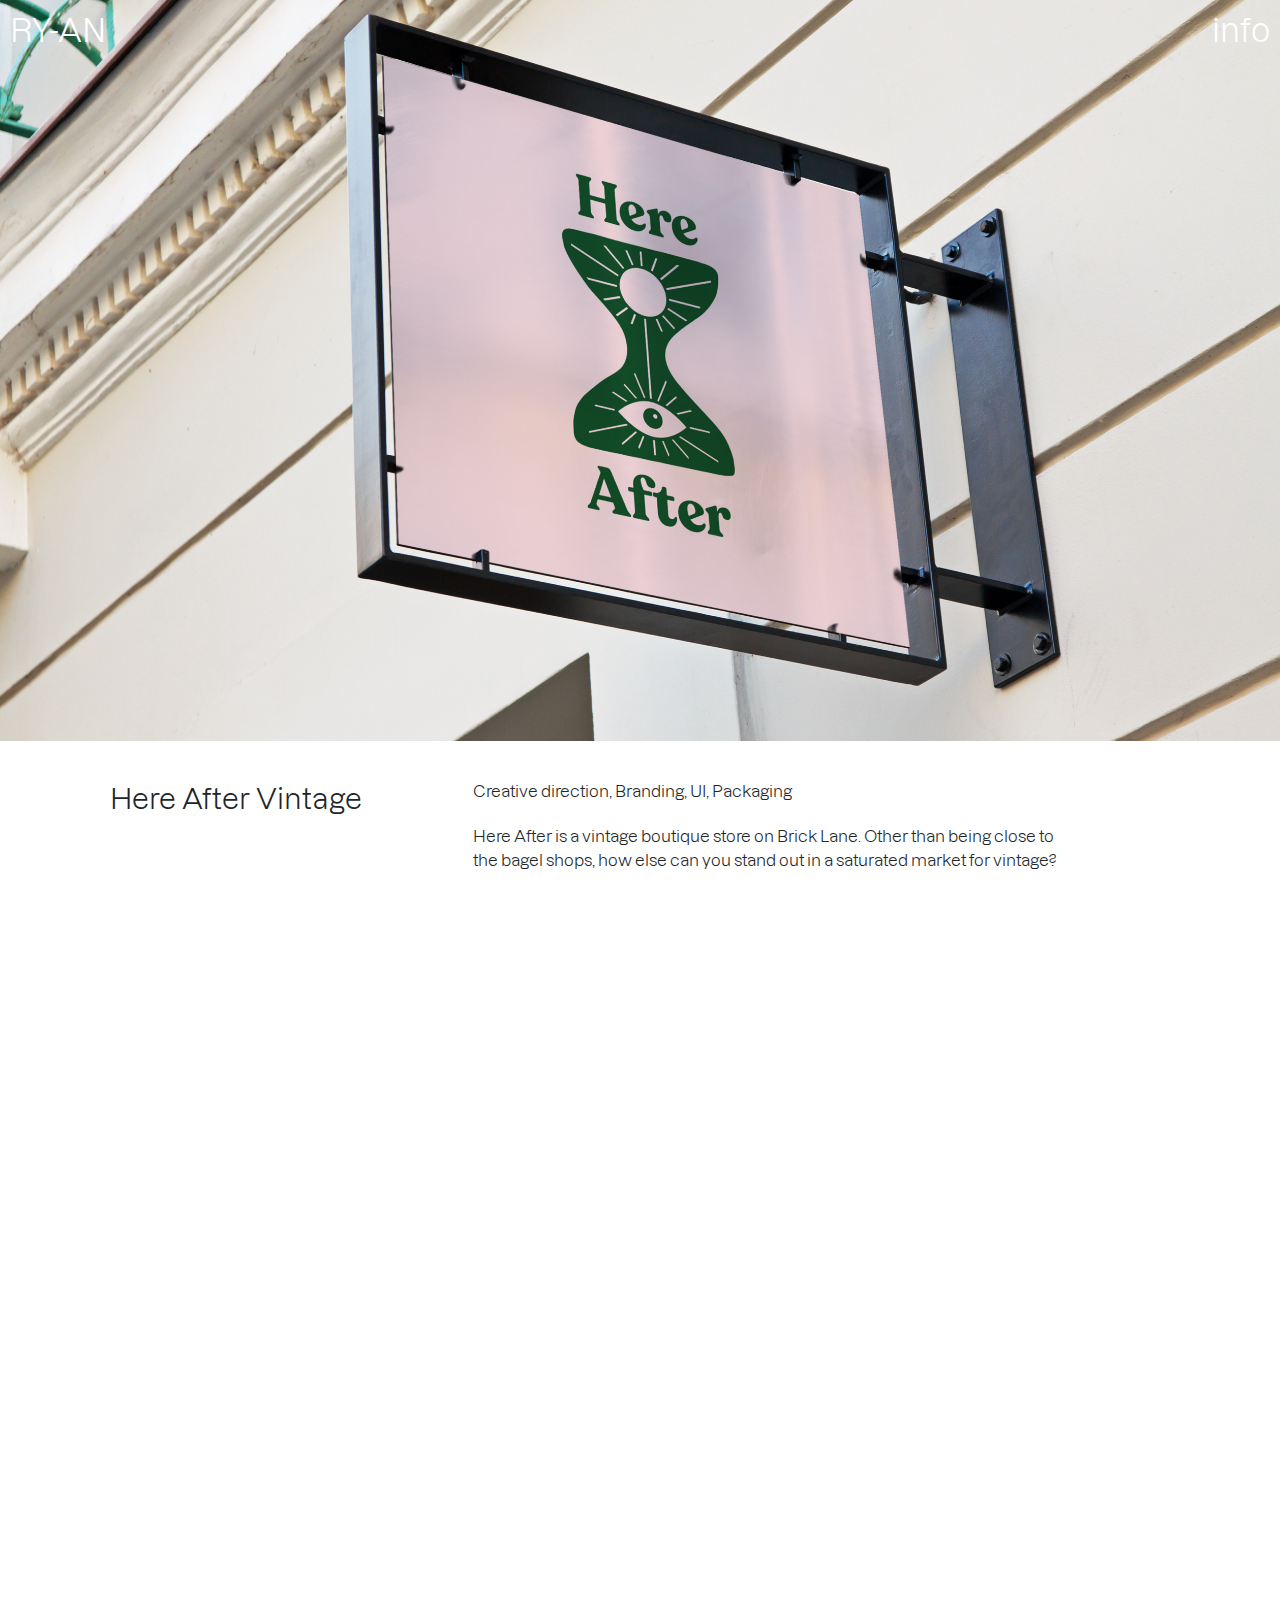
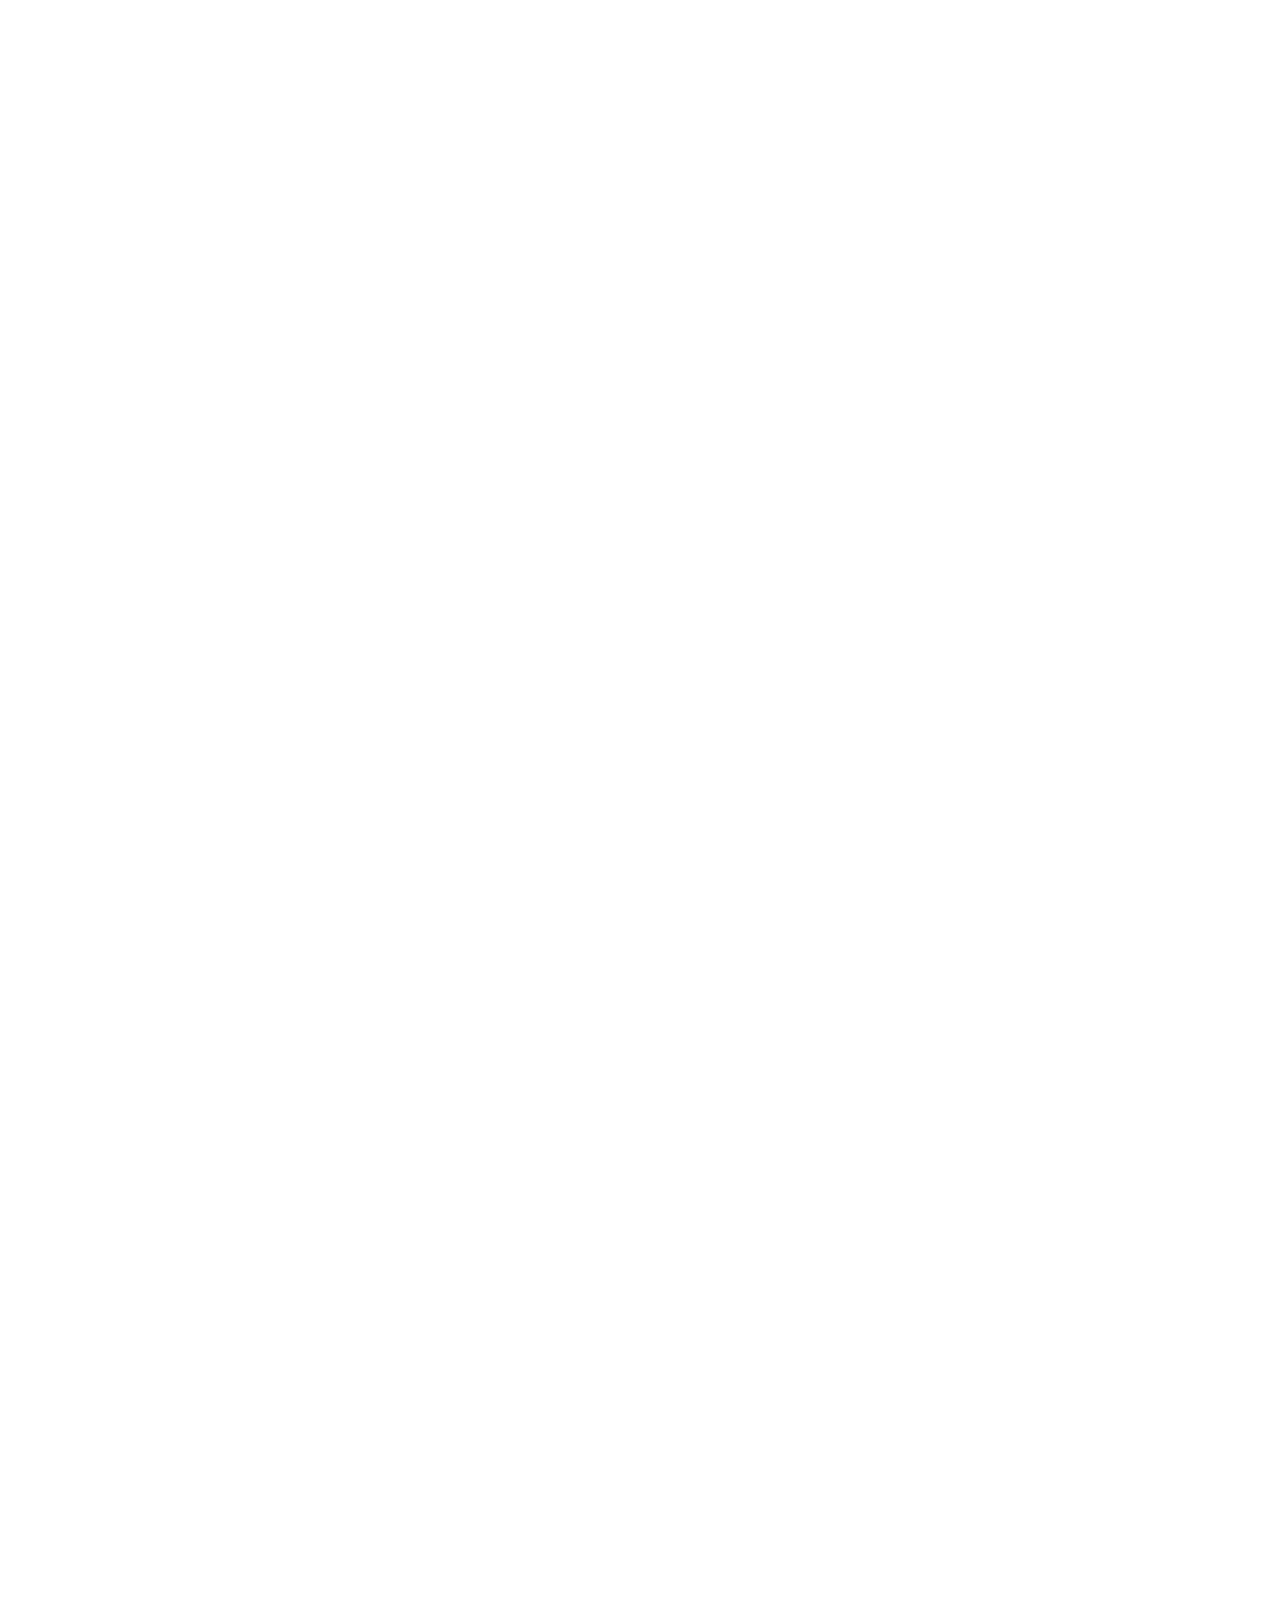
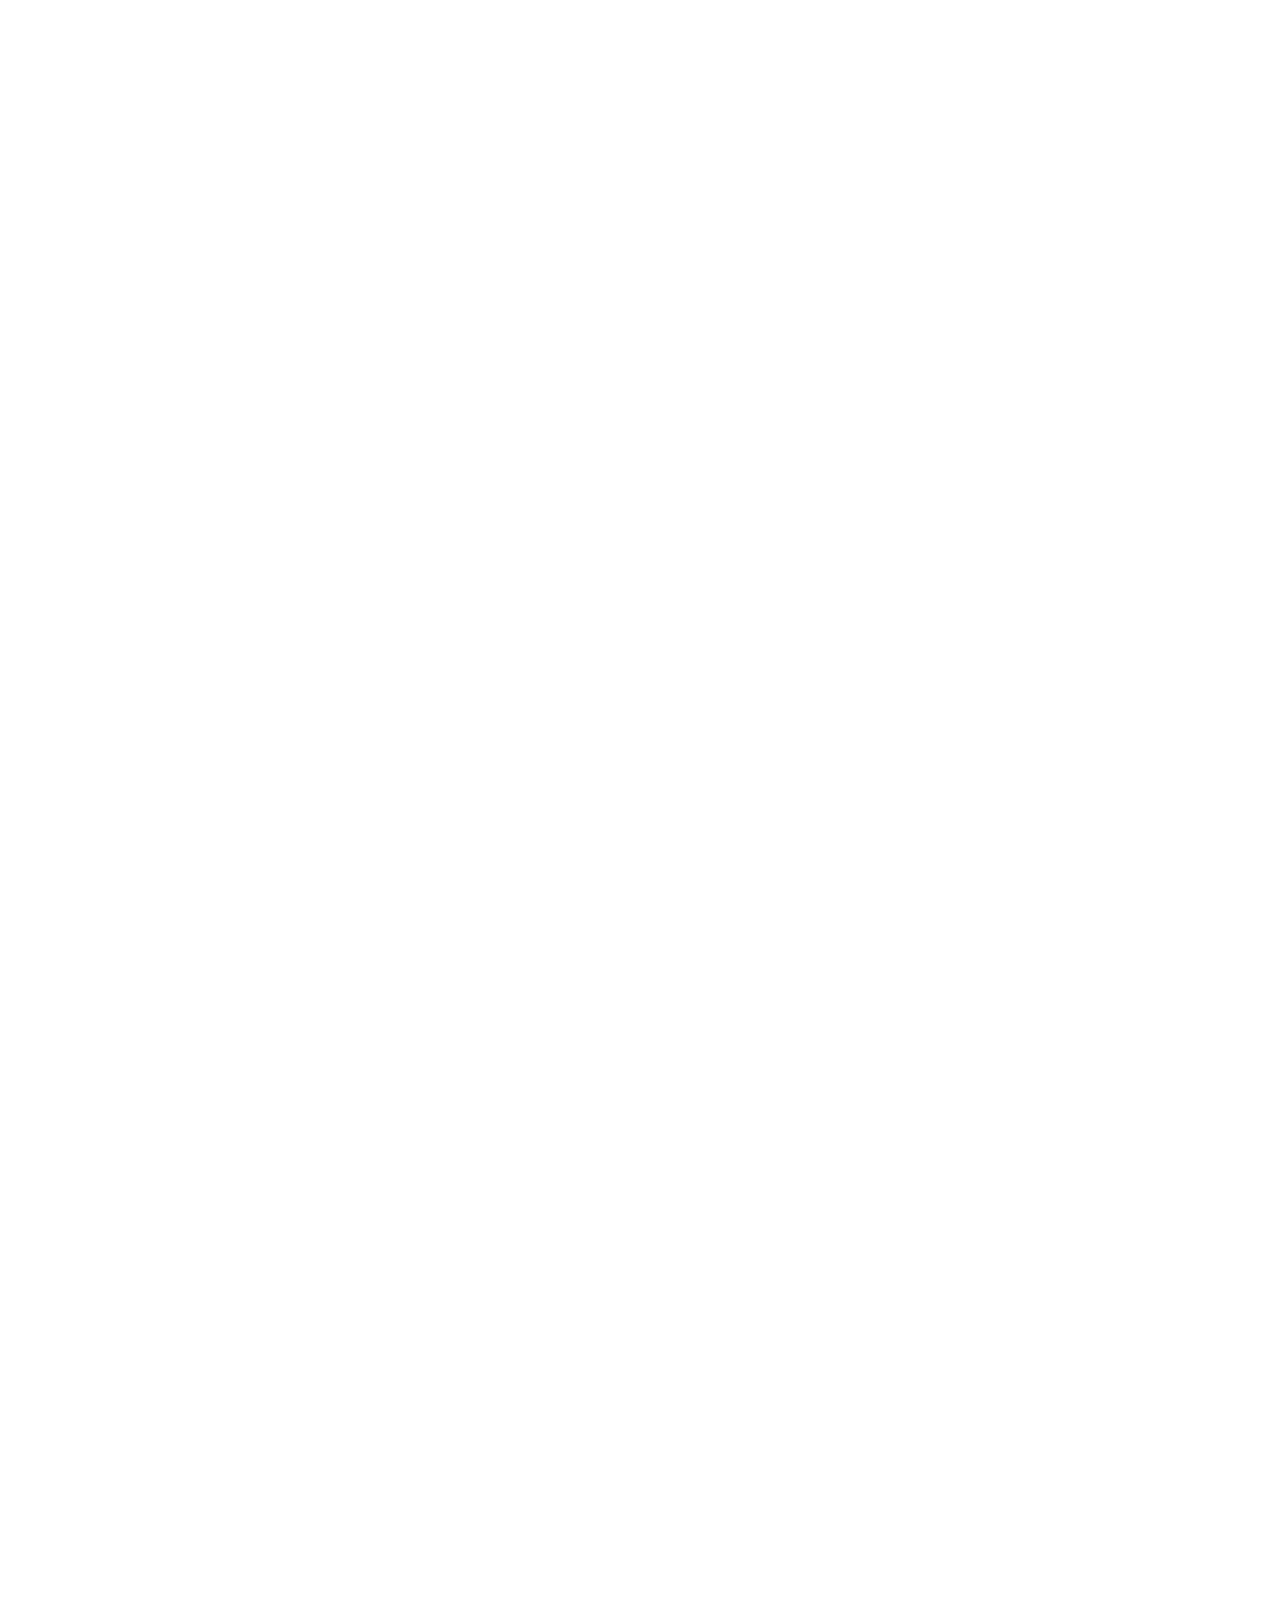
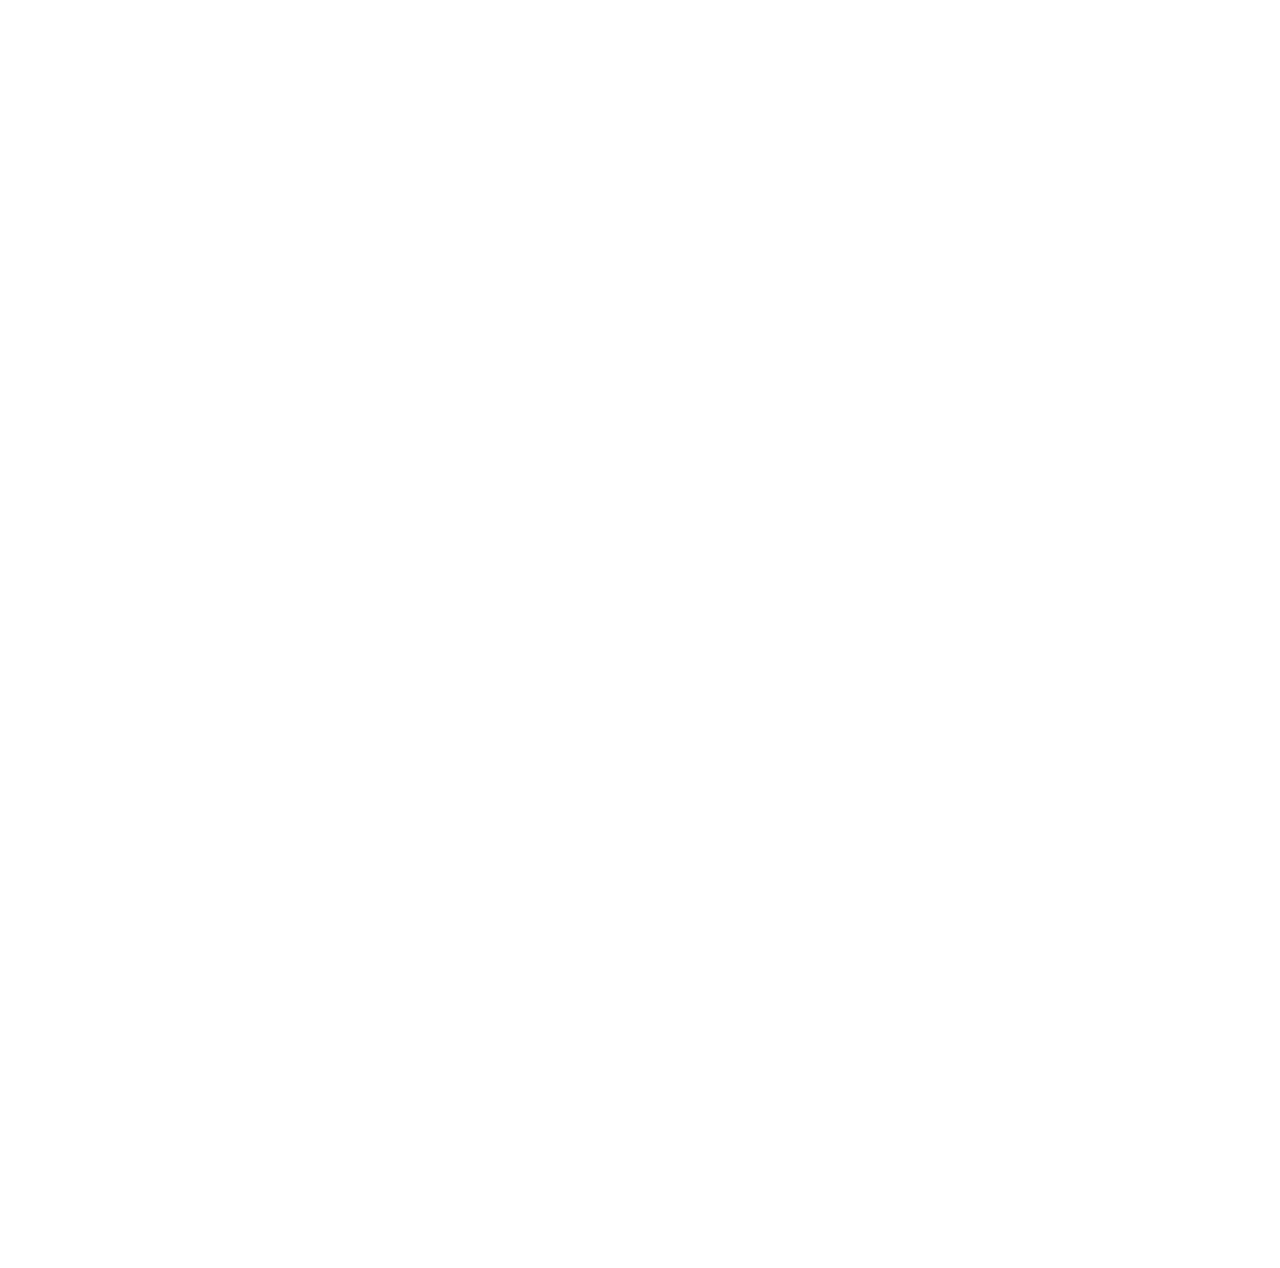
<file: single-hereafter.html>
<!DOCTYPE html>
<html lang="en">

<head>
    <meta charset="UTF-8">
    <meta name="viewport" content="width=device-width, initial-scale=1.0">
    <meta http-equiv="X-UA-Compatible" content="ie=edge">
    <link rel="stylesheet" href="https://stackpath.bootstrapcdn.com/bootstrap/4.4.1/css/bootstrap.min.css"
        integrity="sha384-Vkoo8x4CGsO3+Hhxv8T/Q5PaXtkKtu6ug5TOeNV6gBiFeWPGFN9MuhOf23Q9Ifjh" crossorigin="anonymous">
    <link rel="stylesheet" href="css/style.css">
    <link rel="stylesheet" href="css/fontawesome.min.css">
    <link rel="stylesheet" href="css/all.min.css">
    <link rel="icon" href="img/favicon.jpeg">
    <title>RY-AN | Here After</title>
</head>

<body>

    <header>
        <a href="index.html">
            <h2 class="header-brand">RY-AN</h2>
        </a>
        <h2 class="header-info" id="info">info</h2>
    </header>

    <div id="info-panel">
        <header>
            <h2 class="header-brand info-panel-brand">RY-AN</h2>
            <h2 class="header-info info-panel-close" id="info-close">close</h2>
        </header>
        <div class="info-desc">
            <h5>
                Currently looking for freelance opportunities and collaborations
                <br><br>
                I'm Ryan, a graphic designer with over 6 years experience, working across UI, Product and
                Branding
                <br><br>
                Previously worked as Design Lead for Tech-For-Good startup <a href="https://www.socialvalueexchange.org"
                    target="_blank">Social Value Exchange</a>
                <br><br>
                I've had the pleasure to work for some great brands and institutions:
                <ul>
                    <li>Tate</li>
                    <li>Design Museum</li>
                    <li>Ebay</li>
                    <li>Gumtree</li>
                    <li>Virgin Active</li>
                    <li>London Design Festival</li>
                    <li>Royal College of Art</li>
                    <li>Yuri Suzuki</li>
                </ul>
                <h4>Say <a href="#">hey@ry-an.co.uk</a></h4>
            </h5>

        </div>
    </div>

    <div id="single-project">
        <div class="showcase-img pb-4">
            <img src="img/Here After images/0Heading - here after sign - mobile_.jpg" alt="">
        </div>

        <div class="container-desc pt-3">
            <div class="single-desc padding-bottom row">
                <div class="single-title col-md-4">
                    <h3 class="pb-2">Here After Vintage</h3>
                </div>
                <div class="single-info col-md-7">
                    <h6 class="pb-3">Creative direction, Branding, UI, Packaging</h6>
                    <p>Here After is a vintage boutique store on Brick Lane. Other than being close to the bagel shops,
                        how
                        else can you stand out in a saturated market for vintage?
                        <br><br>
                        I was approached to work for Here After as a freelance branding designer, which later developed
                        into
                        creating all of their communication and marketing assets. Outputs covered packaging, social
                        media,
                        website and signage.
                    </p>
                </div>
            </div>
        </div>


        <div class="container">

            <div class="single-full-img padding-bottom">
                <img src="img/Here After images/1.jpg" alt="">
            </div>

            <div class="single-full-img padding-bottom">
                <img src="img/Here After images/2.jpg" alt="">
            </div>

            <div class="single-full-img padding-bottom">
                <img src="img/Here After images/4.jpg" alt="">
            </div>

            <div class="single-full-img padding-bottom">
                <img src="img/Here After images/5.jpg" alt="">
            </div>

            <div class="single-full-img padding-bottom">
                <img src="img/Here After images/6.jpg" alt="">
            </div>

            <div class="single-full-img padding-bottom">
                <img src="img/Here After images/7.jpg" alt="">
            </div>

            <div class="single-full-img padding-bottom">
                <img src="img/Here After images/_ not sure.jpg" alt="">
            </div>

            <a href="index.html">
                <h6 class="back-to">&larr; Back to projects</h6>
            </a>
        </div>
    </div>


    <script src="http://code.jquery.com/jquery-3.4.1.min.js"
        integrity="sha256-CSXorXvZcTkaix6Yvo6HppcZGetbYMGWSFlBw8HfCJo=" crossorigin="anonymous"></script>
    <script src="https://cdn.jsdelivr.net/npm/popper.js@1.16.0/dist/umd/popper.min.js"
        integrity="sha384-Q6E9RHvbIyZFJoft+2mJbHaEWldlvI9IOYy5n3zV9zzTtmI3UksdQRVvoxMfooAo"
        crossorigin="anonymous"></script>
    <script src="https://stackpath.bootstrapcdn.com/bootstrap/4.4.1/js/bootstrap.min.js"
        integrity="sha384-wfSDF2E50Y2D1uUdj0O3uMBJnjuUD4Ih7YwaYd1iqfktj0Uod8GCExl3Og8ifwB6"
        crossorigin="anonymous"></script>
    <script src="js/main.js"></script>
    <script>
        //get the current year of the copyright
        $('#year').text(new Date().getFullYear());
    </script>
</body>

</html>
</file>
<file: css/style.css>
@font-face{
    font-family: dazedMedium;
    src: url(../fonts/DazzedTRIAL-Medium.woff);
}
@font-face{
    font-family: dazedRegular;
    src: url(../fonts/Dazzed-Regular.woff2);
}

* {
    margin: 0;
    padding: 0;
    box-sizing: border-box;
}

html {
    overflow-x: hidden;
    height: 100%;
    width: 100%;
}

body {
    overflow-x: hidden;
    font-family: dazedRegular;
    height: 100%;
    width: 100%;
    position: relative;
}

.text-muted a {
    color: #6c757d;
}

a, a:hover{
    text-decoration: none;
    color: black;
}

.container {
    padding: 0 40px;
    max-width: 1000px;
}

.text-muted {
    font-size: 12px;
}

/* ===== HEADER ===== */

header {
    position: absolute;
    top: 0;
    left: 0;
    width: 100%;
    z-index: 10;
}

header .header-info {
    position: absolute;
    top: 10px;
    right: 10px;
    color: #fff;
    cursor: pointer;
}

header .header-brand {
    position: absolute;
    top: 10px;
    left: 10px;
    color: #fff;
}

.header-brand.brand-home, .header-info.info-home {
    color: #000;
}

/* INFO PANEL */

#info-panel{
    display: none;
    position: absolute;
    top: 0;
    left: 0;
    width: 100%;
    height: 100%;
    color: #000;
    background-color: #fff;
    z-index: 10;
}

.info-panel-brand, .info-panel-close {
    color: #000!important;
}

.info-desc {
    padding: 80px 0 0 10px;
}

#info-panel h5 {
    font-size: 16px;
}

#info-panel li {
    list-style: none;
}

#info-panel.visible {
    display: block;
}

.info-desc ul {
    margin-top: 10px;
    line-height: 1.7;
}

.info-desc h4 {
    font-size: 32px;
}

/* -----HOME PAGE----- */
.project-wrap.visible, .container-footer.visible {
    display: none;
}

.project-wrap{
    width: 801px;
    padding-top: 60px;
    margin: 40px auto;
}

.project-card {
    margin: 50px 0;
    display: grid;
    grid-template-columns: 40% 60%;
    box-shadow: 0 2px 4px 0px rgba(0,0,0,0.16);
    transition: 0.5;
    height: 223px;
    transition: transform 0.2s ease-in-out;
}

.project-card:hover{
    box-shadow: 0 2px 8px 0px rgba(0,0,0,0.16);
    transform: translate(0, -6px);
}

.project-card img{
    width: 100%;
    height: 223px;
    object-fit: cover;
}

.project-card .project-desc {
    max-height: 100%;
    padding: 17px 25px 25px 25px;
    display: block;
    overflow: hidden;
    position: relative;
}

.project-desc h1 {
    font-size: 30px;
    font-weight: 500;
    line-height: 34px;
    letter-spacing: -1px;
    word-spacing: 3px;
}

.project-desc h5 {
    font-size: 13px;
    font-weight: 50px;
    padding-top: 6px;
}

.project-desc h3 {
    position: absolute;
    bottom: 25px;
    font-weight: 50;
    font-size: 16px;
    line-height: 24px;
}

.project-carousel {
    display: none;
}


/* PROJECT CAROUSEL */
.project-carousel.visible {
    display: none;
}

.project-carousel .carousel {
    height: 100%;
}

.project-carousel .carousel a {
    z-index: 10;
}

.project-carousel .carousel .carousel-inner {
    height: 100%;
}

.project-carousel .carousel .carousel-inner .carousel-item {
    height: 100%;
}

.project-carousel .carousel .carousel-inner .carousel-item img {
    width: 100%;
    height: 80%;
    object-fit: cover;
}

.carousel-desc h3 {
    font-size: 18px;
}

.carousel-desc h6 {
    font-size: 13px;
}

.project-carousel .carousel .control-prev, .control-next {
    position: absolute;
    bottom: 0;
}

.project-carousel .carousel .control-prev p, .control-next p {
    font-size: 10px;
    margin-bottom: 0;
}

.project-carousel .carousel .control-prev {
    left: 0;
}

.project-carousel .carousel .control-next {
    right: 0;
}

/* ===== SINGLE PAGE ===== */

#single-project.visible {
    display: none;
}

.padding-bottom {
    margin-bottom: 100px;
}

.showcase-img {
    width: 100%;
    height: 85vh;
}

.showcase-img img {
    width: 100%;
    height: 100%;
    object-fit: cover;
}

.container-desc {
    padding: 0 20px;
    margin: 0 auto;
    max-width: 1100px;
}

.single-half-img {
    max-height: 100vh;
}

.single-half-img img,
.single-half-img video{
    height: 100%;
    width: 100%;
    object-fit: cover;
}

.single-full-img {
    width: 100%;
}

.single-full-img img,
.single-full-img video {
    height: 100%;
    width: 100%;
    object-fit: cover;
}

.single-auto-img {
    width: 100%;
    display: flex;
    justify-content: center;
}

.single-auto-img img,
.single-auto-img video {
    height: auto;
    width: auto;
    max-width: 100%;
    max-height: 100vh;
}

.back-to {
    padding: 50px 0;
    text-align: center;
}

.device-img {
    padding-right: 50px;
    padding-left: 50px;
}

.row .single-half-img:nth-child(1) {
    padding-right: 30px;
}
.row .single-half-img:nth-child(2) {
    padding-left: 30px;
}


.carousel-item video {
    width: 100%;
}

@media(max-width: 820px){
    .project-wrap{
        width: 550px;
        margin: 0 auto;
    }

    .project-card{
        grid-template-columns: none;
        grid-template-rows: 50% 50%;
        height: 500px;
        width: 100%;
    }

    .project-card img{
        width: 100%;
        height: 100%;
        object-fit: cover;
    }
}

/* -----FOOTER----- */
.container-footer {
    padding: 70px 0 20px 20px;
    width: 100%;
    max-width: 1200px;
    position: relative;
}

.footer-text {
    font-size: 10px;
    margin: 0;
}

@media(max-width: 767px) {
    .container-desc {
        padding: 0 40px;
    }

    .padding-bottom {
        margin-bottom: 70px;
    }
}

@media(max-width: 600px) {
    .container, .container-desc{
        padding: 0 20px;
    }

    .padding-bottom {
        margin-bottom: 50px;
    }
}

@media(max-width: 560px){
    .project-wrap{
        width: 100%;
    }
}


@media(max-width: 450px) {
    p {
        font-size: 14px;
    }

    .header-brand.brand-home, .header-info.info-home {
        color: #fff;
        padding: 0;
    }

    .info-panel-brand, .info-panel-close {
        padding: 0;
    }

    .info-desc {
        padding-left: 10px;
    }

    .container, .container-desc{
        padding: 0;
    }

    .padding-bottom {
        margin-bottom: 30px;
    }

    .showcase-img {
        height: 60vh;
    }

    .single-desc {
        padding-right: 10px;
        padding-left: 10px;
    }

    .single-full-img, .container .carousel, .single-auto-img { 
        padding-right: 10px;
        padding-left: 10px;
    }

    

    .row .single-half-img:nth-child(1) {
        padding-right: 10px;
    }
    .row .single-half-img:nth-child(2) {
        padding-left: 10px;
    }
  
    .project-wrap, .container-footer {
        display: none;
    }

    .project-carousel {
        display: block;
        height: 100%;
    }

}
</file>
